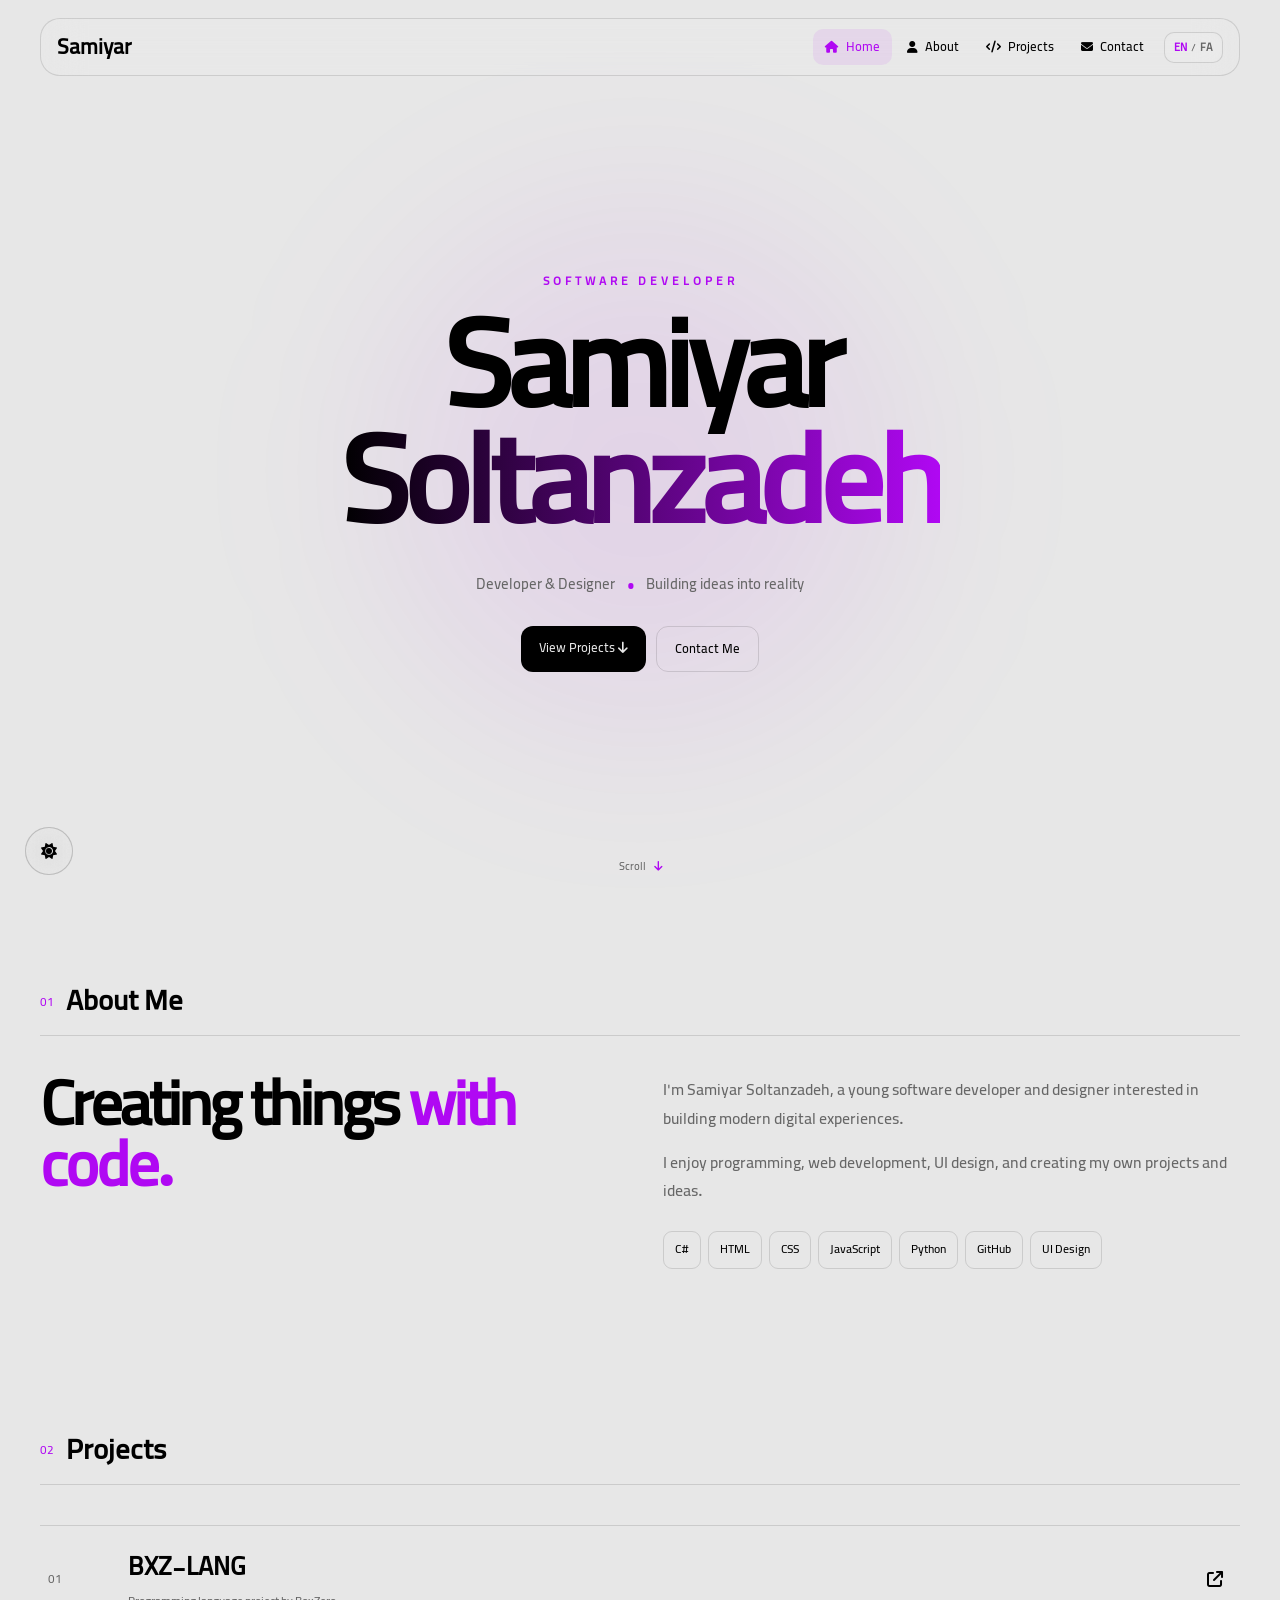
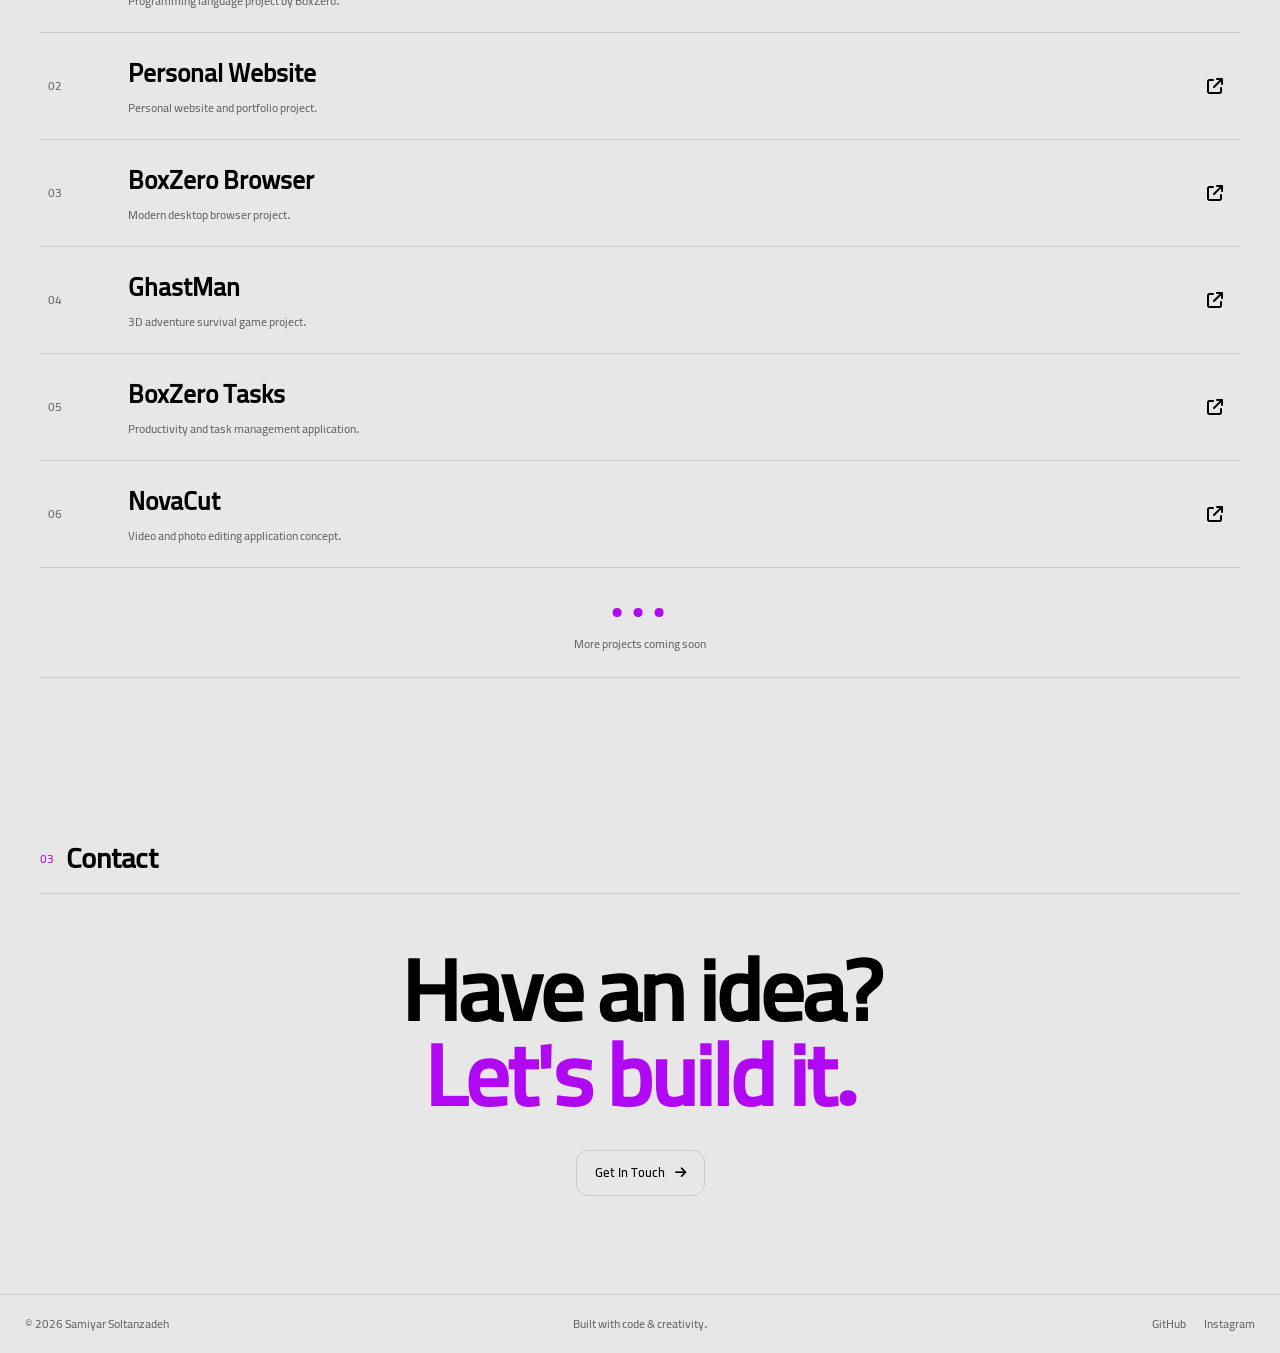
<file: index.html>
<!DOCTYPE html>
<html lang="en" dir="ltr">
<head>
    <meta charset="UTF-8">
    <meta name="viewport" content="width=device-width, initial-scale=1.0">
    <title>Samiyar Soltanzadeh</title>
    <link rel="stylesheet" href="assets/css/index.css">
    <link rel="stylesheet"
        href="https://cdnjs.cloudflare.com/ajax/libs/font-awesome/6.5.2/css/all.min.css">
</head>
<body>

    <header class="menu">
        <div class="menu-in">
            <div class="logo" onclick="window.location.href='#home'">
                Samiyar
            </div>
            <nav class="desktop-nav">
                <a href="#home" class="btn-menu active">
                    <i class="fas fa-house"></i>
                    Home
                </a>
                <a href="#about" class="btn-menu">
                    <i class="fas fa-user"></i>
                    About
                </a>
                <a href="#projects" class="btn-menu">
                    <i class="fas fa-code"></i>
                    Projects
                </a>
                <a href="#contact" class="btn-menu">
                    <i class="fas fa-envelope"></i>
                    Contact
                </a>
                <div class="lang-select">
                    <a href="/en" class="lang-option active">EN</a>
                    <span>/</span>
                    <a href="/fa" class="lang-option">FA</a>
                </div>
            </nav>
            <button class="hamburger" id="hamburger">
                <span class="line"></span>
                <span class="line"></span>
                <span class="line"></span>
            </button>
        </div>
    </header>

    <main>

        <section class="home" id="home">
            <div class="home-content">
                <span class="home-label">SOFTWARE DEVELOPER</span>
                <h1>
                    Samiyar<br>
                    <span>Soltanzadeh</span>
                </h1>
                <p>
                    Developer & Designer
                    <span>•</span>
                    Building ideas into reality
                </p>
                <div class="home-buttons">
                    <a href="#projects" class="primary-btn">
                        View Projects
                        <i class="fas fa-arrow-down"></i>
                    </a>
                    <a href="#contact" class="secondary-btn">
                        Contact Me
                    </a>
                </div>
            </div>
            <div class="scroll-down">
                <span>Scroll</span>
                <i class="fas fa-arrow-down"></i>
            </div>
        </section>

        <section class="section" id="about">
            <div class="section-header">
                <span>01</span>
                <h2>About Me</h2>
            </div>
            <div class="about-grid">
                <div class="about-title">
                    <h3>
                        Creating things
                        <span>with code.</span>
                    </h3>
                </div>
                <div class="about-text">
                    <p>
                        I'm Samiyar Soltanzadeh, a young software developer
                        and designer interested in building modern digital
                        experiences.
                    </p>
                    <p>
                        I enjoy programming, web development, UI design,
                        and creating my own projects and ideas.
                    </p>
                    <div class="skills">
                        <span>C#</span>
                        <span>HTML</span>
                        <span>CSS</span>
                        <span>JavaScript</span>
                        <span>Python</span>
                        <span>GitHub</span>
                        <span>UI Design</span>
                    </div>
                </div>
            </div>
        </section>

        <section class="section projects-section" id="projects">
            <div class="section-header">
                <span>02</span>
                <h2>Projects</h2>
            </div>
            <div class="projects">
                <a href="https://github.com/boxzero-company/bxz-lang"
                    target="_blank"
                    rel="noopener noreferrer"
                    class="project">
                    <div class="project-number">01</div>
                    <div class="project-info">
                        <h3>BXZ-LANG</h3>
                        <p>Programming language project by BoxZero.</p>
                    </div>
                    <i class="fas fa-arrow-up-right-from-square"></i>
                </a>
                <a href="https://github.com/SAMYAR751/Mylogo-site"
                    target="_blank"
                    rel="noopener noreferrer"
                    class="project">
                    <div class="project-number">02</div>
                    <div class="project-info">
                        <h3>Personal Website</h3>
                        <p>Personal website and portfolio project.</p>
                    </div>
                    <i class="fas fa-arrow-up-right-from-square"></i>
                </a>
                <a href="#" class="project">
                    <div class="project-number">03</div>
                    <div class="project-info">
                        <h3>BoxZero Browser</h3>
                        <p>Modern desktop browser project.</p>
                    </div>
                    <i class="fas fa-arrow-up-right-from-square"></i>
                </a>
                <a href="#" class="project">
                    <div class="project-number">04</div>
                    <div class="project-info">
                        <h3>GhastMan</h3>
                        <p>3D adventure survival game project.</p>
                    </div>
                    <i class="fas fa-arrow-up-right-from-square"></i>
                </a>
                <a href="#" class="project">
                    <div class="project-number">05</div>
                    <div class="project-info">
                        <h3>BoxZero Tasks</h3>
                        <p>Productivity and task management application.</p>
                    </div>
                    <i class="fas fa-arrow-up-right-from-square"></i>
                </a>
                <a href="#" class="project">
                    <div class="project-number">06</div>
                    <div class="project-info">
                        <h3>NovaCut</h3>
                        <p>Video and photo editing application concept.</p>
                    </div>
                    <i class="fas fa-arrow-up-right-from-square"></i>
                </a>
                <div class="projects-more">
                    <span>...</span>
                    <p>More projects coming soon</p>
                </div>
            </div>
        </section>

        <section class="section contact-section" id="contact">
            <div class="section-header">
                <span>03</span>
                <h2>Contact</h2>
            </div>
            <div class="contact-content">
                <h3>
                    Have an idea?
                    <span>Let's build it.</span>
                </h3>
                <a href="mailto:hello@example.com"
                    class="contact-btn">
                    Get In Touch
                    <i class="fas fa-arrow-right"></i>
                </a>
            </div>
        </section>

    </main>

    <button class="theme-toggle" id="themeToggle">
        <i class="fas fa-moon"></i>
    </button>

    <footer>
        <div class="footer-left">
            © 2026 Samiyar Soltanzadeh
        </div>
        <div class="footer-center">
            Built with code & creativity.
        </div>
        <div class="footer-right">
            <a href="https://github.com/SAMYAR751"
                target="_blank"
                rel="noopener noreferrer">
                GitHub
            </a>
            <a href="#">
                Instagram
            </a>
        </div>
    </footer>

    <script src="assets/js/theme.js"></script>
    <script>
        const hamburger = document.getElementById("hamburger");
        const nav = document.querySelector(".desktop-nav");

        hamburger.addEventListener("click", () => {
            nav.classList.toggle("mobile-open");
            hamburger.classList.toggle("open");
        });

        document.querySelectorAll(".btn-menu").forEach(btn => {
            btn.addEventListener("click", () => {
                nav.classList.remove("mobile-open");
                hamburger.classList.remove("open");
            });
        });
    </script>

</body>
</html>
</file>
<file: assets/css/index.css>
@font-face {
    font-family: AliBaba;
    src: url("../font/Alibaba-Regular.woff2") format("woff2");
}

:root {
    --bg-dark: #0e0e0e;
    --text-clr: #ffffff;
    --muted: #858585;
    --purple: #b008f3;
    --border: 1px solid rgba(255,255,255,0.12);
    --grad: linear-gradient(90deg,#ffffff,#b008f3);
    --transition: all 0.3s cubic-bezier(0.4,0,0.2,1);
}

[data-theme="light"] {
    --bg-dark: #e7e7e7;
    --text-clr: #000000;
    --muted: #666666;
    --border: 1px solid rgba(0,0,0,0.12);
    --grad: linear-gradient(90deg,#000000,#b008f3);
}

* {
    box-sizing: border-box;
    margin: 0;
    padding: 0;
}

html {
    scroll-behavior: smooth;
}

body {
    min-height: 100vh;
    font-family: AliBaba,Tahoma,sans-serif;
    background: var(--bg-dark);
    color: var(--text-clr);
    transition: var(--transition);
}

a {
    color: inherit;
    text-decoration: none;
}

.menu {
    position: fixed;
    top: 18px;
    left: 50%;
    transform: translateX(-50%);
    width: calc(100% - 50px);
    max-width: 1200px;
    padding: 10px 16px;
    border: var(--border);
    border-radius: 20px;
    background: rgba(255,255,255,0.06);
    backdrop-filter: blur(20px);
    -webkit-backdrop-filter: blur(20px);
    z-index: 1000;
}

.menu-in {
    width: 100%;
    display: flex;
    align-items: center;
    justify-content: space-between;
    gap: 20px;
}

.logo {
    font-size: 1.35rem;
    font-weight: 800;
    color: var(--text-clr);
    cursor: pointer;
    white-space: nowrap;
    transition: var(--transition);
}

.logo:hover {
    color: var(--purple);
}

.desktop-nav {
    display: flex;
    align-items: center;
    gap: 3px;
}

.btn-menu {
    display: inline-flex;
    align-items: center;
    justify-content: center;
    gap: 7px;
    padding: 8px 12px;
    color: var(--text-clr);
    background: transparent;
    border: 0;
    border-radius: 10px;
    font-family: inherit;
    font-size: 13px;
    cursor: pointer;
    transition: var(--transition);
}

.btn-menu:hover,
.btn-menu.active {
    color: var(--purple);
    background: rgba(176,8,243,0.08);
}

.btn-menu i {
    font-size: 12px;
}

.lang-select {
    display: flex;
    align-items: center;
    gap: 4px;
    margin-left: 5px;
    padding: 6px 9px;
    border: var(--border);
    border-radius: 10px;
    background: rgba(255,255,255,0.04);
    backdrop-filter: blur(10px);
    -webkit-backdrop-filter: blur(10px);
}

.lang-select span {
    color: var(--muted);
    font-size: 11px;
}

.lang-option {
    color: var(--muted);
    font-family: inherit;
    font-size: 11px;
    font-weight: 700;
    transition: var(--transition);
}

.lang-option:hover,
.lang-option.active {
    color: var(--purple);
}

.hamburger {
    display: none;
    flex-direction: column;
    gap: 5px;
    padding: 7px;
    background: transparent;
    border: 0;
    cursor: pointer;
}

.line {
    width: 25px;
    height: 2px;
    background: var(--text-clr);
    border-radius: 5px;
    transition: var(--transition);
}

.home {
    min-height: 100vh;
    position: relative;
    display: flex;
    align-items: center;
    justify-content: center;
    padding: 120px 25px 80px;
    overflow: hidden;
}

.home::before {
    content: "";
    position: absolute;
    width: 500px;
    height: 500px;
    border-radius: 50%;
    background: rgba(176,8,243,0.08);
    filter: blur(100px);
    pointer-events: none;
}

.home-content {
    position: relative;
    width: 100%;
    max-width: 1000px;
    text-align: center;
}

.home-label {
    display: inline-block;
    margin-bottom: 22px;
    color: var(--purple);
    font-size: 12px;
    font-weight: 700;
    letter-spacing: 4px;
}

.home h1 {
    font-size: clamp(4rem,10vw,9rem);
    line-height: 0.9;
    font-weight: 900;
    letter-spacing: -6px;
}

.home h1 span {
    background: var(--grad);
    -webkit-background-clip: text;
    background-clip: text;
    color: transparent;
}

.home-content > p {
    margin-top: 30px;
    color: var(--muted);
    font-size: 15px;
}

.home-content > p span {
    margin: 0 8px;
    color: var(--purple);
}

.home-buttons {
    margin-top: 30px;
    display: flex;
    justify-content: center;
    gap: 10px;
}

.primary-btn,
.secondary-btn {
    padding: 12px 18px;
    border-radius: 12px;
    font-size: 13px;
    transition: var(--transition);
}

.primary-btn {
    background: var(--text-clr);
    color: var(--bg-dark);
}

.primary-btn:hover {
    transform: translateY(-3px);
}

.secondary-btn {
    border: var(--border);
}

.secondary-btn:hover {
    border-color: var(--purple);
    color: var(--purple);
}

.scroll-down {
    position: absolute;
    bottom: 25px;
    left: 50%;
    transform: translateX(-50%);
    display: flex;
    align-items: center;
    gap: 8px;
    color: var(--muted);
    font-size: 11px;
}

.scroll-down i {
    color: var(--purple);
}

.section {
    width: min(1200px,calc(100% - 50px));
    margin: 0 auto;
    padding: 80px 0;
}

.section-header {
    display: flex;
    align-items: center;
    gap: 12px;
    margin-bottom: 40px;
    padding-bottom: 12px;
    border-bottom: var(--border);
}

.section-header span {
    color: var(--purple);
    font-size: 12px;
}

.section-header h2 {
    font-size: 1.8rem;
}

.about-grid {
    display: grid;
    grid-template-columns: 1fr 1fr;
    gap: 45px;
}

.about-title h3 {
    font-size: clamp(2.5rem,5vw,5rem);
    line-height: 0.95;
    letter-spacing: -3px;
}

.about-title h3 span {
    color: var(--purple);
}

.about-text {
    color: var(--muted);
    font-size: 16px;
    line-height: 1.8;
}

.about-text p + p {
    margin-top: 15px;
}

.skills {
    margin-top: 25px;
    display: flex;
    flex-wrap: wrap;
    gap: 7px;
}

.skills span {
    padding: 7px 11px;
    border: var(--border);
    border-radius: 9px;
    color: var(--text-clr);
    font-size: 12px;
}

.projects {
    border-top: var(--border);
}

.project {
    display: grid;
    grid-template-columns: 60px 1fr 25px;
    align-items: center;
    gap: 20px;
    padding: 22px 8px;
    border-bottom: var(--border);
    transition: var(--transition);
}

.project:hover {
    padding-left: 20px;
    color: var(--purple);
}

.project-number {
    color: var(--muted);
    font-size: 12px;
}

.project-info h3 {
    font-size: 1.6rem;
}

.project-info p {
    margin-top: 5px;
    color: var(--muted);
    font-size: 12px;
}

.project > i {
    transition: var(--transition);
}

.project:hover > i {
    transform: rotate(45deg);
}

.projects-more {
    min-height: 110px;
    display: flex;
    flex-direction: column;
    align-items: center;
    justify-content: center;
    text-align: center;
    border-bottom: var(--border);
}

.projects-more span {
    color: var(--purple);
    font-size: 3rem;
    font-weight: 900;
    line-height: 0.5;
    letter-spacing: 7px;
}

.projects-more p {
    margin-top: 20px;
    color: var(--muted);
    font-size: 12px;
}

.contact-content {
    min-height: 280px;
    display: flex;
    flex-direction: column;
    align-items: center;
    justify-content: center;
    text-align: center;
}

.contact-content h3 {
    font-size: clamp(2.8rem,7vw,6rem);
    line-height: 0.95;
    letter-spacing: -3px;
}

.contact-content h3 span {
    display: block;
    color: var(--purple);
}

.contact-btn {
    margin-top: 28px;
    display: inline-flex;
    align-items: center;
    gap: 10px;
    padding: 12px 18px;
    border: var(--border);
    border-radius: 12px;
    font-size: 13px;
    transition: var(--transition);
}

.contact-btn:hover {
    background: var(--text-clr);
    color: var(--bg-dark);
    transform: translateY(-3px);
}

.contact-btn i {
    transition: var(--transition);
}

.contact-btn:hover i {
    transform: translateX(4px);
}

.theme-toggle {
    position: fixed;
    bottom: 25px;
    left: 25px;
    width: 48px;
    height: 48px;
    display: flex;
    align-items: center;
    justify-content: center;
    border: var(--border);
    border-radius: 50%;
    background: rgba(255,255,255,0.06);
    backdrop-filter: blur(18px);
    -webkit-backdrop-filter: blur(18px);
    color: var(--text-clr);
    cursor: pointer;
    z-index: 1001;
    transition: var(--transition);
}

.theme-toggle:hover {
    color: var(--purple);
    border-color: var(--purple);
    transform: translateY(-3px);
}

footer {
    width: 100%;
    padding: 20px 25px;
    display: grid;
    grid-template-columns: 1fr 1fr 1fr;
    align-items: center;
    border-top: var(--border);
    color: var(--muted);
    font-size: 12px;
}

.footer-center {
    text-align: center;
}

.footer-right {
    display: flex;
    justify-content: flex-end;
    gap: 18px;
}

.footer-right a {
    transition: var(--transition);
}

.footer-right a:hover {
    color: var(--purple);
}

@media (max-width: 768px) {
    .menu {
        top: 15px;
        width: calc(100% - 30px);
    }

    .desktop-nav {
        display: none;
    }

    .desktop-nav.mobile-open {
        position: absolute;
        top: calc(100% + 8px);
        left: 0;
        width: 100%;
        padding: 8px;
        display: flex;
        flex-direction: column;
        align-items: stretch;
        border: var(--border);
        border-radius: 16px;
        background: rgba(20,20,20,0.9);
        backdrop-filter: blur(20px);
        -webkit-backdrop-filter: blur(20px);
    }

    .btn-menu {
        justify-content: center;
        padding: 11px;
    }

    .lang-select {
        justify-content: center;
        margin: 6px 0 0;
        padding: 9px;
    }

    .hamburger {
        display: flex;
    }

    .home {
        padding: 120px 15px 80px;
    }

    .home h1 {
        letter-spacing: -3px;
    }

    .home-buttons {
        flex-direction: column;
        width: min(280px,100%);
        margin-left: auto;
        margin-right: auto;
    }

    .section {
        width: calc(100% - 30px);
        padding: 65px 0;
    }

    .about-grid {
        grid-template-columns: 1fr;
        gap: 35px;
    }

    .project {
        grid-template-columns: 40px 1fr 20px;
        gap: 12px;
        padding: 18px 5px;
    }

    .project-info h3 {
        font-size: 1.3rem;
    }

    footer {
        grid-template-columns: 1fr;
        gap: 12px;
        text-align: center;
    }

    .footer-right {
        justify-content: center;
    }

    .theme-toggle {
        bottom: 15px;
        left: 15px;
    }
}
</file>
